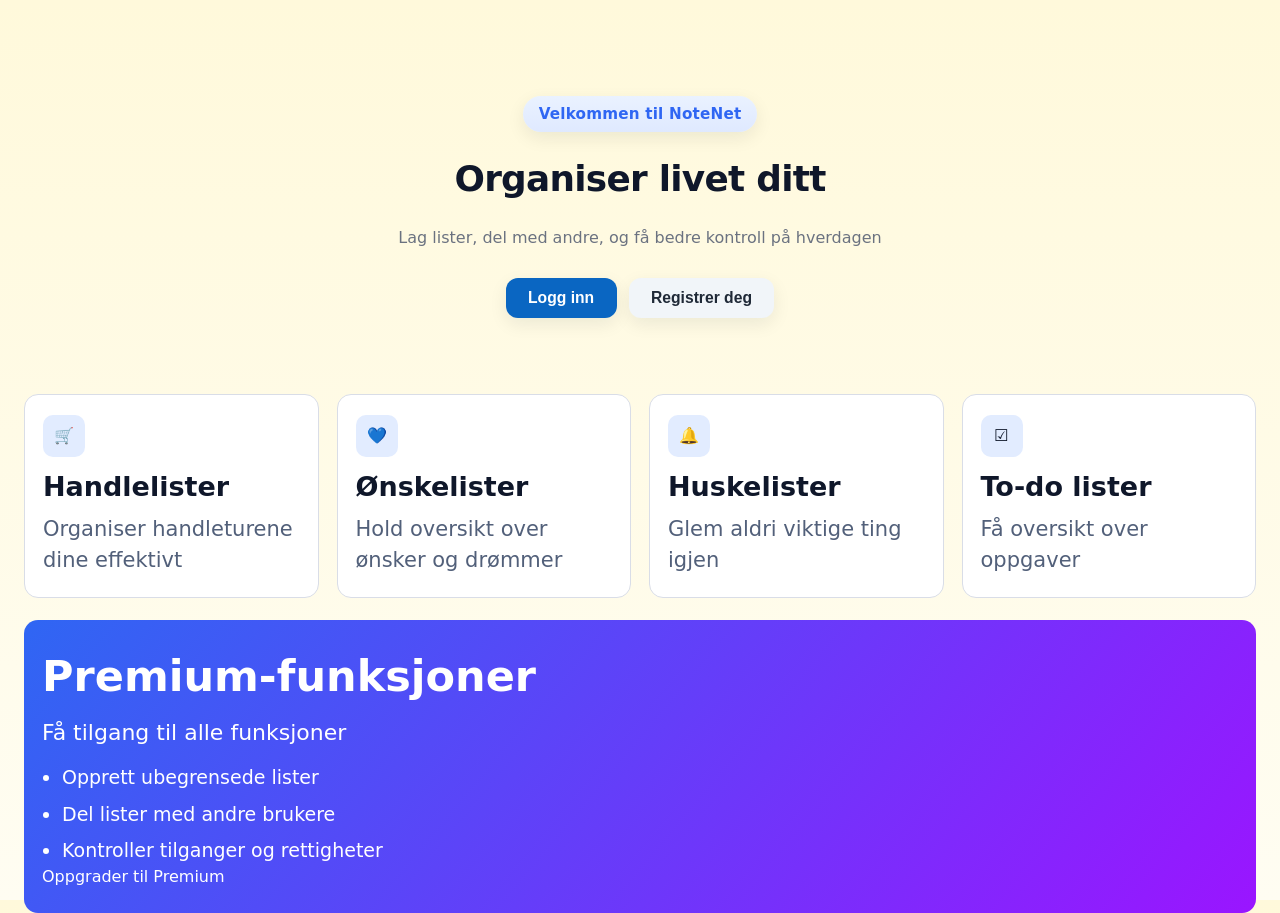
<file: index.html>
<!DOCTYPE html>

<html lang="en">

<head>
    <meta charset="UTF-8">
    <meta name="viewport" content="width=device-width, initial-scale=1.0">
    <title>NoteNet</title>
    <link rel="stylesheet" href="style.css">
</head>

<body>
    <div id="app"></div>
    <div id="subMenu"></div>

    <script src="JS/models/model.js"></script>

    <script src="JS/views/navbarview.js"></script>
    <script src="JS/views/view.js"></script>
    <script src="JS/views/homeView.js"></script>
    <script src="JS/views/login.view.js"></script>
    <script src="JS/views/profile.view.js"></script>
    <script src="JS/views/listView.js"></script>
    <script src="JS/views/groups.view.js"></script>
    <script src="JS/views/adminView.js"></script>

    <script src="JS/controllers/controller.js"></script>
    <script src="JS/controllers/login.controller.js"></script>
    <script src="JS/controllers/lists.controller.js"></script>
    <script src="JS/controllers/admin.controller.js"></script>

</body>
</html>
</file>
<file: style.css>
.home-hero {
	display: flex;
	flex-direction: column;
	align-items: center;
	justify-content: center;
	text-align: center;
	padding: 60px 20px 40px;
	gap: 16px;
}

.home-hero h1 {
	margin: 0;
	font-size: 2.5rem;
	color: #0f172a;
}

.home-hero p {
	margin: 0;
	font-size: 1.1rem;
	color: #64748b;
	max-width: 600px;
}

.home-hero__actions {
	display: flex;
	gap: 12px;
	margin-top: 16px;
	justify-content: center;
	flex-wrap: wrap;
}

.home-cta {
	padding: 0.6rem 1.4rem;
	border: none;
	border-radius: 0.7rem;
	font-size: 0.95rem;
	font-weight: 600;
	cursor: pointer;
	transition: transform 120ms ease, box-shadow 120ms ease, background-color 120ms ease;
}

.home-cta:hover {
	transform: translateY(-2px);
	box-shadow: 0 8px 20px rgba(0, 0, 0, 0.15);
}

.home-cta--primary {
	background-color: #0a66c2;
	color: #ffffff;
}

.home-cta--primary:hover {
	background-color: #0856a4;
}

.home-cta--secondary {
	background-color: #f1f5f9;
	color: #1f2937;
	border: 1px solid #e2e8f0;
}

.home-cta--secondary:hover {
	background-color: #e2e8f0;
	border-color: #cbd5e1;
}

.home-hero__eyebrow {
  display: inline-flex;
  align-items: center;
  min-height: 34px;
  padding: 0 18px;
  border-radius: 999px;
  background: #dfe9ff;
  color: #2b62f4;
  font-size: 15px;
  font-weight: 700;
}

.home-feature-grid {
  display: grid;
  grid-template-columns: repeat(auto-fit, minmax(220px, 1fr));
  gap: 18px;
  margin-bottom: 22px;
}


.home-feature-card {
  background: #fff;
  border: 1px solid #d9dde7;
  border-radius: 14px;
  padding: 20px 18px;
}

.admin-feature-card {
  background: #fff;
  border: 1px solid #d9dde7;
  border-radius: 14px;
  padding: 20px 18px;
}

.home-feature-card__icon {
  width: 42px;
  height: 42px;
  border-radius: 10px;
  display: grid;
  place-items: center;
  background: #e2ecff;
  margin-bottom: 10px;
}

.home-feature-card h3 {
  margin: 0 0 6px;
  font-size: 27px;
}

.home-feature-card p {
  margin: 0;
  color: #52607a;
  font-size: 21px;
}

.home-premium-card {
  background: linear-gradient(130deg, #2f66f3, #9a15ff);
  border-radius: 14px;
  color: #fff;
  padding: 24px 18px;
}

.home-premium-card h2 {
  margin: 0 0 8px;
  font-size: 43px;
}

.home-premium-card p {
  margin: 0 0 14px;
  font-size: 22px;
}

.home-premium-card ul {
  margin: 0;
  padding-left: 20px;
  display: grid;
  gap: 8px;
  font-size: 19px;
}

/* from here, emanuele's stuff */

:root {
  --menu-gap: 0.7rem;
}

body {
  min-height: 100vh;
}

.topbar {
  display: flex;
  justify-content: space-between;
  align-items: center;
  gap: 1rem;
}

.user-mail {
  margin: 0;
  opacity: 0.8;
}

.menu-line {
  margin: 0.75rem 0;
  display: flex;
  flex-wrap: wrap;
  gap: var(--menu-gap);
  align-items: center;
}

.menu-link {
  cursor: pointer;
  text-decoration: none;
  border-bottom: 2px solid transparent;
  padding-bottom: 0.1rem;
}

.menu-link:hover {
  opacity: 0.85;
}

.menu-link.active {
  font-weight: bold;
  border-bottom-color: currentColor;
}

.menu-separator {
  opacity: 0.45;
}

.list-grid {
  display: grid;
  grid-template-columns: 1fr;
  gap: 1rem;
}

.card-box {
  padding: 1rem;
  border: 1px solid rgba(255,255,255,0.12);
  border-radius: 12px;
  background: rgba(255,255,255,0.02);
}

.inline-actions {
  display: flex;
  gap: 0.5rem;
  flex-wrap: wrap;
  align-items: center;
}

.items-list {
  list-style: none;
  margin: 0;
  padding: 0;
}

.items-list li {
  position: relative;
  display: flex;
  align-items: center;
  justify-content: space-between;
  padding: 12px 16px;
  padding-left: 40px;
  cursor: pointer;
  user-select: none;
  transition: background 0.15s;
}

/* .items-list li:nth-child(odd) {
  background: rgba(255,255,255,0.04);
}

.items-list li:nth-child(even) {
  background: rgba(255,255,255,0.01);
} */

/* with a value "percentage of white" it would not work with a white website, it is now a fixed value */

.items-list li:nth-child(odd) {
  background: #b7b3db;
}

.items-list li:nth-child(even) {
  background: #b1e1e8;
}

.items-list li.checked {
  background: #0a792f91 !important;
  color: #fff;
  text-decoration: line-through;
}

.items-list li:not(.checked)::before { /* added the checkmark to the left */
  content: '';
  position: absolute;
  border-color: #fff;
  border-style: solid;
  background-color: white;
  border-width: 0 2px 2px 0;
  top: 50%;
  left: 16px;
  transform: translateY(-50%);
  height: 14px;
  width: 14px;
}

.items-list li.checked::before {
  content: '';
  position: absolute;
  border-color: #fff;
  border-style: solid;
  border-width: 0 2px 2px 0;
  top: 50%;
  left: 16px;
  transform: translateY(-60%) rotate(45deg);
  height: 15px;
  width: 7px;
}

.close-btn {
  position: relative;
  cursor: pointer;
  padding: 3px 8px;
  font-size: 1.2rem;
  border: none;
  background: rgb(255, 0, 0);
  color: white;
  opacity: 0.6;
  transition: 0.2s;
  border-radius: 4px;
  flex-shrink: 0;
}

.close-btn:hover {
  background-color: #ff0000;
  color: white;
  opacity: 1;
}

.badge-premium-admin {
  background-color: rgb(235, 168, 25);
  color: white;
  padding: 4px 8px;
  text-align: center;
  border-radius: 5px;
  font-size: 0.75rem;
  flex-shrink: 0;
  margin-left: auto;
}

.badge-free {
  background-color: rgb(15, 96, 143);
  color: white;
  padding: 4px 8px;
  text-align: center;
  border-radius: 5px;
  font-size: 0.75rem;
  flex-shrink: 0;
  margin-left: auto;
}

.item-right {
  display: flex;
  align-items: center;
  gap: 0.5rem;
  margin-left: auto;
  flex-shrink: 0;
}

.item-text {
  flex: 1;
  pointer-events: none;
}

.muted {
  opacity: 0.75;
}

.small-btn {
  width: auto;
  margin: 0;
  padding: 0.35rem 0.7rem;
}

.list-page-box {
  padding: 0;
}

/* admin page */
.admin-page {
  max-width: 1100px;
  margin: 1.25rem auto;
  padding: 1rem;
  border-radius: 14px;
  background: #f8fbff;
  border: 1px solid #d8e4f3;
}

.admin-page header {
  display: flex;
  justify-content: space-between;
  align-items: center;
  gap: 1rem;
  margin-bottom: 1rem;
}

.admin-page .small {
  color: #5a6b84;
  font-size: 0.9rem;
}

.admin-page .right {
  display: flex;
  align-items: center;
  gap: 0.7rem;
  color: #1e293b;
  font-weight: 600;
}

.admin-page #logoutBtn,
.admin-page #addUser,
.admin-page #cancel,
.admin-page #save {
  border: 1px solid #c7d7ea;
  background: #ffffff;
  color: #1f2d3d;
  border-radius: 10px;
  padding: 0.5rem 0.9rem;
  cursor: pointer;
  font-weight: 600;
}

.admin-page #logoutBtn:hover,
.admin-page #addUser:hover,
.admin-page #cancel:hover,
.admin-page #save:hover {
  background: #edf4fd;
}

.admin-page .stats {
  display: grid;
  grid-template-columns: repeat(4, minmax(0, 1fr));
  gap: 0.75rem;
  margin-bottom: 1rem;
}

.admin-page .stat {
  background: #ffffff;
  border: 1px solid #d7e3f1;
  border-radius: 12px;
  padding: 0.75rem;
}

.admin-page .stat small {
  color: #64748b;
  display: block;
  margin-bottom: 0.25rem;
}

.admin-page .stat div {
  font-size: 1.4rem;
  font-weight: 700;
  color: #1e3a8a;
}

.admin-page .controls {
  display: grid;
  grid-template-columns: 2fr 1fr 1fr auto;
  gap: 0.6rem;
  margin-bottom: 1rem;
}

.admin-page .controls input,
.admin-page .controls select {
  border: 1px solid #c7d7ea;
  border-radius: 10px;
  padding: 0.55rem 0.65rem;
  background: #ffffff;
  color: #1f2d3d;
}

.admin-page #usersTable {
  width: 100%;
  border-collapse: collapse;
  background: #ffffff;
  border: 1px solid #d7e3f1;
  border-radius: 12px;
  overflow: hidden;
}

.admin-page #usersTable thead {
  background: #eaf2fc;
}

.admin-page #usersTable th,
.admin-page #usersTable td {
  text-align: left;
  padding: 0.65rem 0.75rem;
  border-bottom: 1px solid #e7eef8;
  color: #243447;
  font-size: 0.95rem;
}

.admin-page #usersTable tbody tr:hover {
  background: #f6faff;
}

.admin-page .status-pill {
  display: inline-block;
  padding: 0.2rem 0.55rem;
  border-radius: 999px;
  font-size: 0.82rem;
  font-weight: 700;
  border: 1px solid transparent;
}

.admin-page .status-pill--active {
  background: #dcfce7;
  color: #166534;
  border-color: #86efac;
}

.admin-page .status-pill--inactive {
  background: #fee2e2;
  color: #b91c1c;
  border-color: #fca5a5;
}

.admin-page .admin-action-btn {
  border: 1px solid #c7d7ea;
  background: #ffffff;
  border-radius: 8px;
  padding: 0.32rem 0.62rem;
  font-size: 0.82rem;
  font-weight: 700;
  cursor: pointer;
}

.admin-page .admin-action-btn--activate {
  color: #166534;
  border-color: #86efac;
  background: #f0fdf4;
}

.admin-page .admin-action-btn--deactivate {
  color: #b91c1c;
  border-color: #fca5a5;
  background: #fff1f2;
}

.admin-page .admin-action-btn:hover {
  filter: brightness(0.97);
}

.admin-page .admin-actions-group {
  display: inline-flex;
  align-items: center;
  gap: 0.4rem;
}

.admin-page .admin-action-btn--promote {
  color: #1d4ed8;
  border-color: #93c5fd;
  background: #eff6ff;
}

.admin-page .admin-action-btn--demote {
  color: #7c2d12;
  border-color: #fdba74;
  background: #fff7ed;
}

.admin-page .admin-action-locked {
  font-size: 0.82rem;
  color: #64748b;
  font-weight: 700;
}

.modal {
  display: none;
  position: fixed;
  inset: 0;
  background: rgba(15, 23, 42, 0.35);
  z-index: 1000;
}

.modal .panel {
  width: min(92vw, 420px);
  margin: 12vh auto;
  background: #ffffff;
  border-radius: 12px;
  border: 1px solid #d7e3f1;
  padding: 1rem;
  box-shadow: 0 20px 45px rgba(15, 23, 42, 0.2);
}

.modal .row {
  color: #334155;
}

@media (max-width: 900px) {
  .admin-page .stats {
    grid-template-columns: repeat(2, minmax(0, 1fr));
  }

  .admin-page .controls {
    grid-template-columns: 1fr;
  }

  .admin-page #usersTable {
    display: block;
    overflow-x: auto;
    white-space: nowrap;
  }
}

:root{
  --bg: #fff9db; 
  --card: #ffffff;
  --muted: #6b7280;
  --text: #0f172a;
  --primary: #0a66c2;
  --accent: #2f66f3;
  --glass: rgba(255,255,255,0.6);
  --radius-sm: 8px;
  --radius-md: 12px;
  --radius-lg: 14px;
  --shadow-sm: 0 6px 18px rgba(15,23,42,0.08);
  --shadow-md: 0 18px 40px rgba(15,23,42,0.10);
  --ui-gap: 1rem;
  --font-stack: system-ui, -apple-system, "Segoe UI", Roboto, "Helvetica Neue", Arial, sans-serif;
}

* {box-sizing: border-box; -webkit-font-smoothing:antialiased; -moz-osx-font-smoothing:grayscale;}
html,body{height:100%;}
body{
  margin:0;
  background: linear-gradient(180deg, var(--bg), #fffdf2);
  color:var(--text);
  font-family: var(--font-stack);
  font-size:16px;
  line-height:1.5;
  -webkit-text-size-adjust:100%;
  padding: 24px;
}


.home-hero{
  display:flex;
  flex-direction:column;
  align-items:center;
  justify-content:center;
  text-align:center;
  padding:72px 20px 48px;
  gap:20px;
  max-width:1100px;
  margin:0 auto 28px;
}

.home-hero__eyebrow{
  display:inline-flex;
  align-items:center;
  min-height:36px;
  padding:6px 16px;
  border-radius:999px;
  background:linear-gradient(180deg,#eaf2ff,#dfe9ff);
  color:var(--accent);
  font-size:0.95rem;
  font-weight:700;
  letter-spacing:0.2px;
  box-shadow: var(--shadow-sm);
}

.home-hero h1{
  margin:0;
  font-size:clamp(1.8rem,2.8vw,3.2rem);
  color:var(--text);
  font-weight:700;
  letter-spacing:-0.02em;
  text-wrap:balance;
}

.home-hero p{
  margin:0;
  font-size:clamp(1rem,1.2vw,1.125rem);
  color:var(--muted);
  max-width:680px;
}


.home-hero__actions{
  display:flex;
  gap:12px;
  margin-top:8px;
  justify-content:center;
  flex-wrap:wrap;
}

.home-cta{
  padding:0.7rem 1.4rem;
  border:none;
  border-radius:12px;
  font-size:0.98rem;
  font-weight:600;
  cursor:pointer;
  transition: transform 140ms ease, box-shadow 140ms ease, background-color 140ms ease;
  box-shadow: var(--shadow-sm);
}

.home-cta:hover{ transform:translateY(-3px); box-shadow:var(--shadow-md); }

/* end of emanuele's stuff */
</file>
